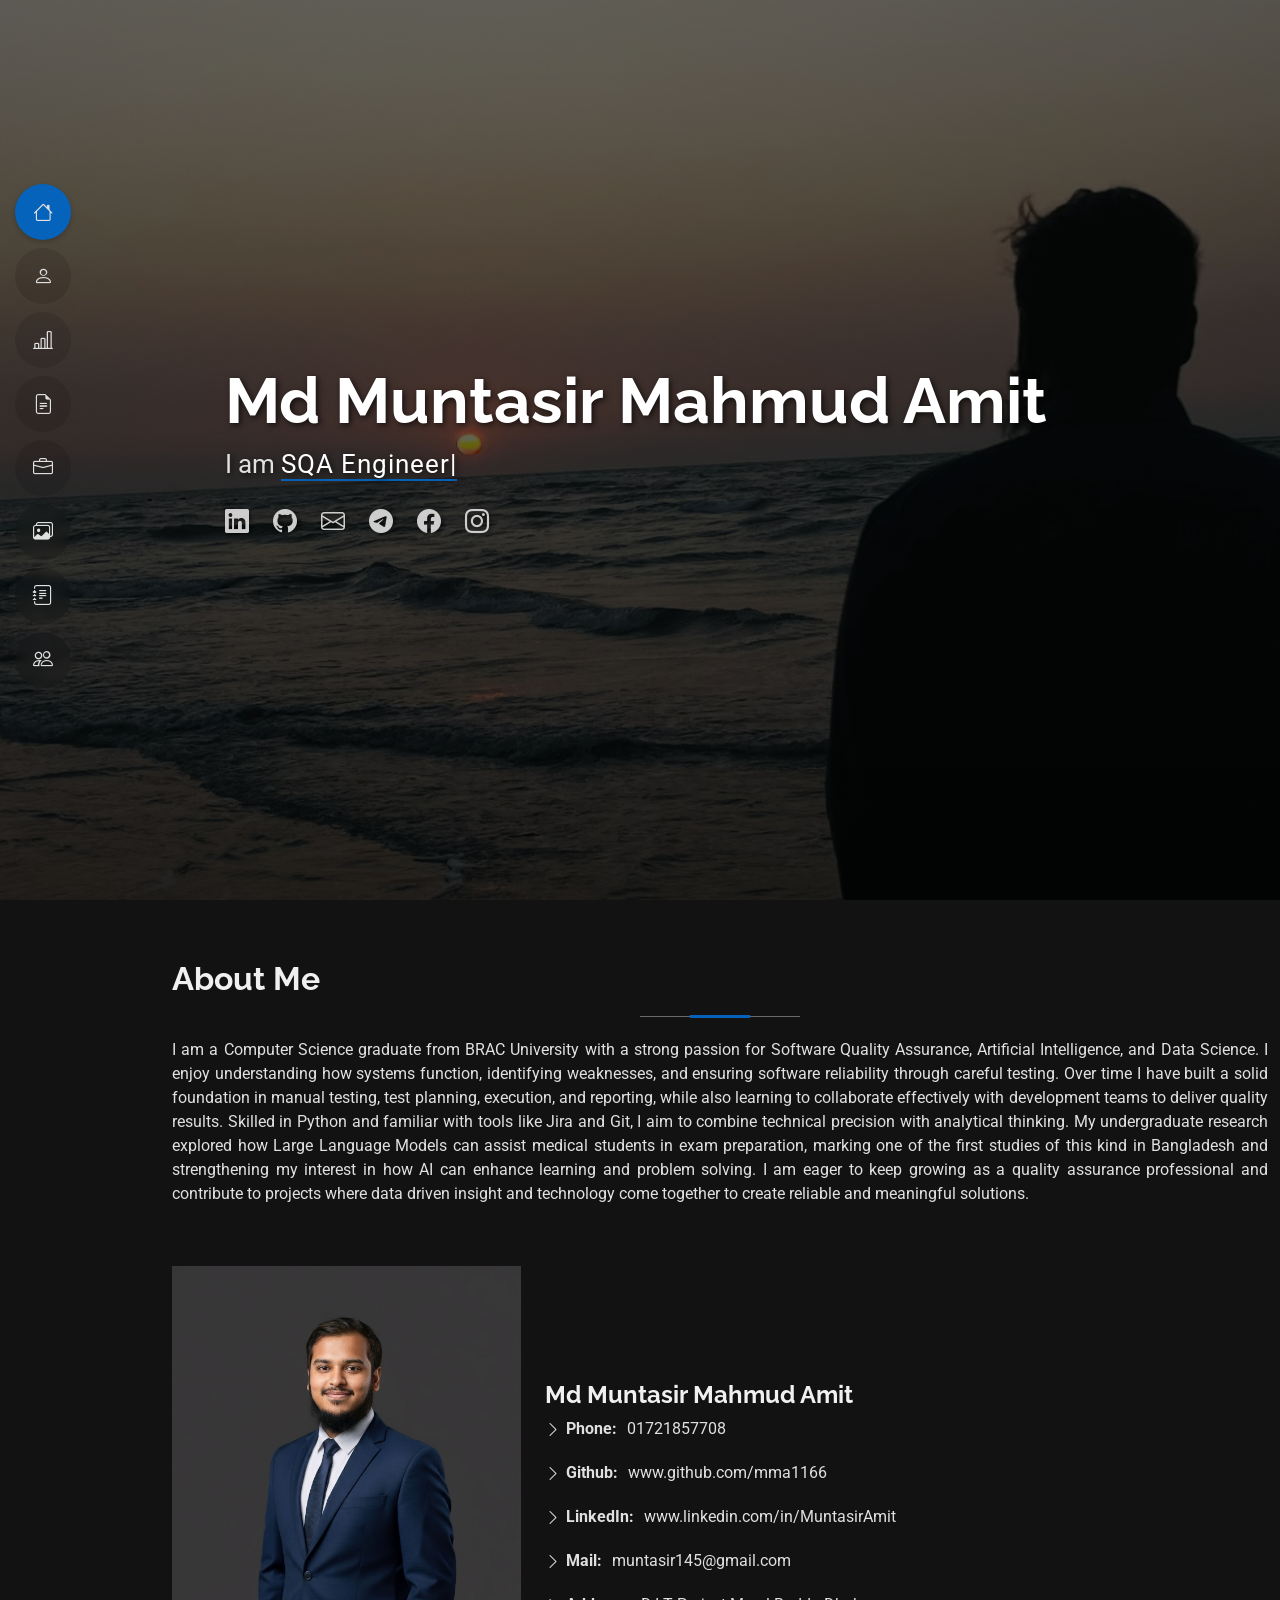
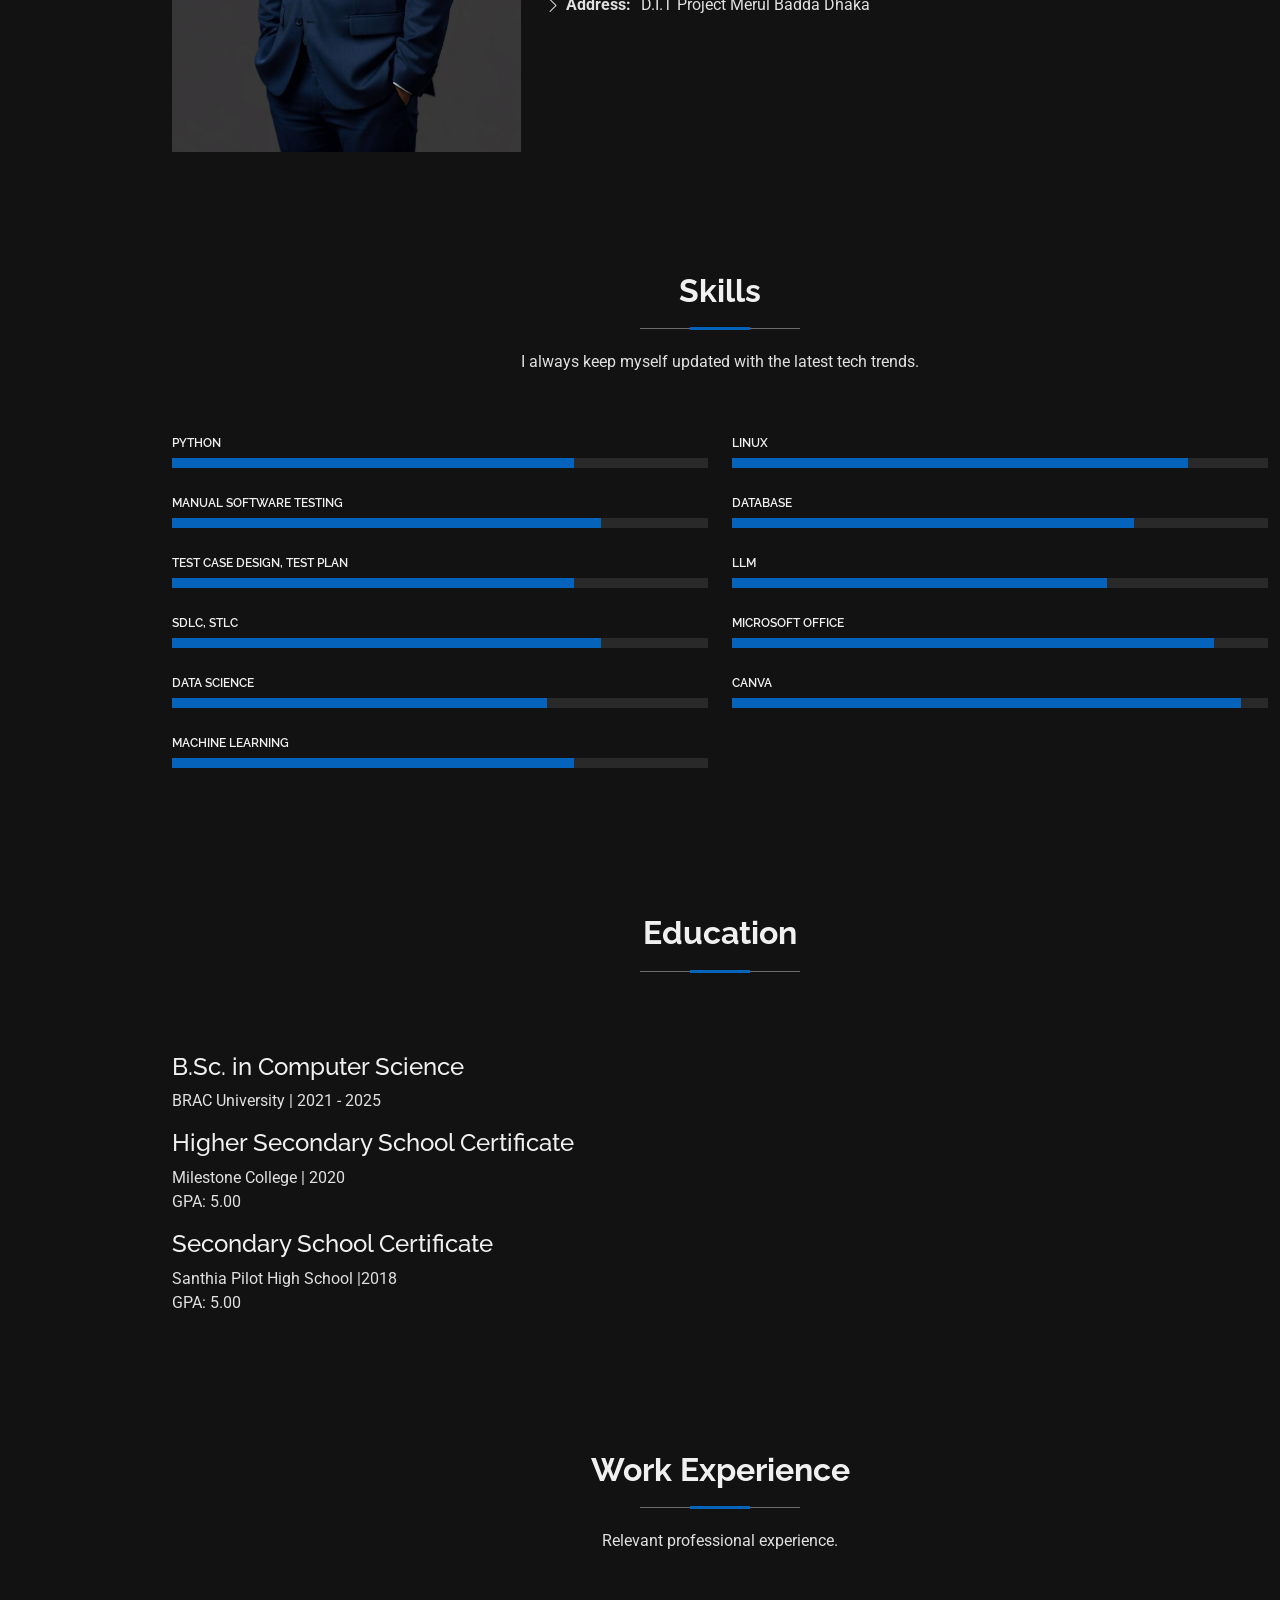
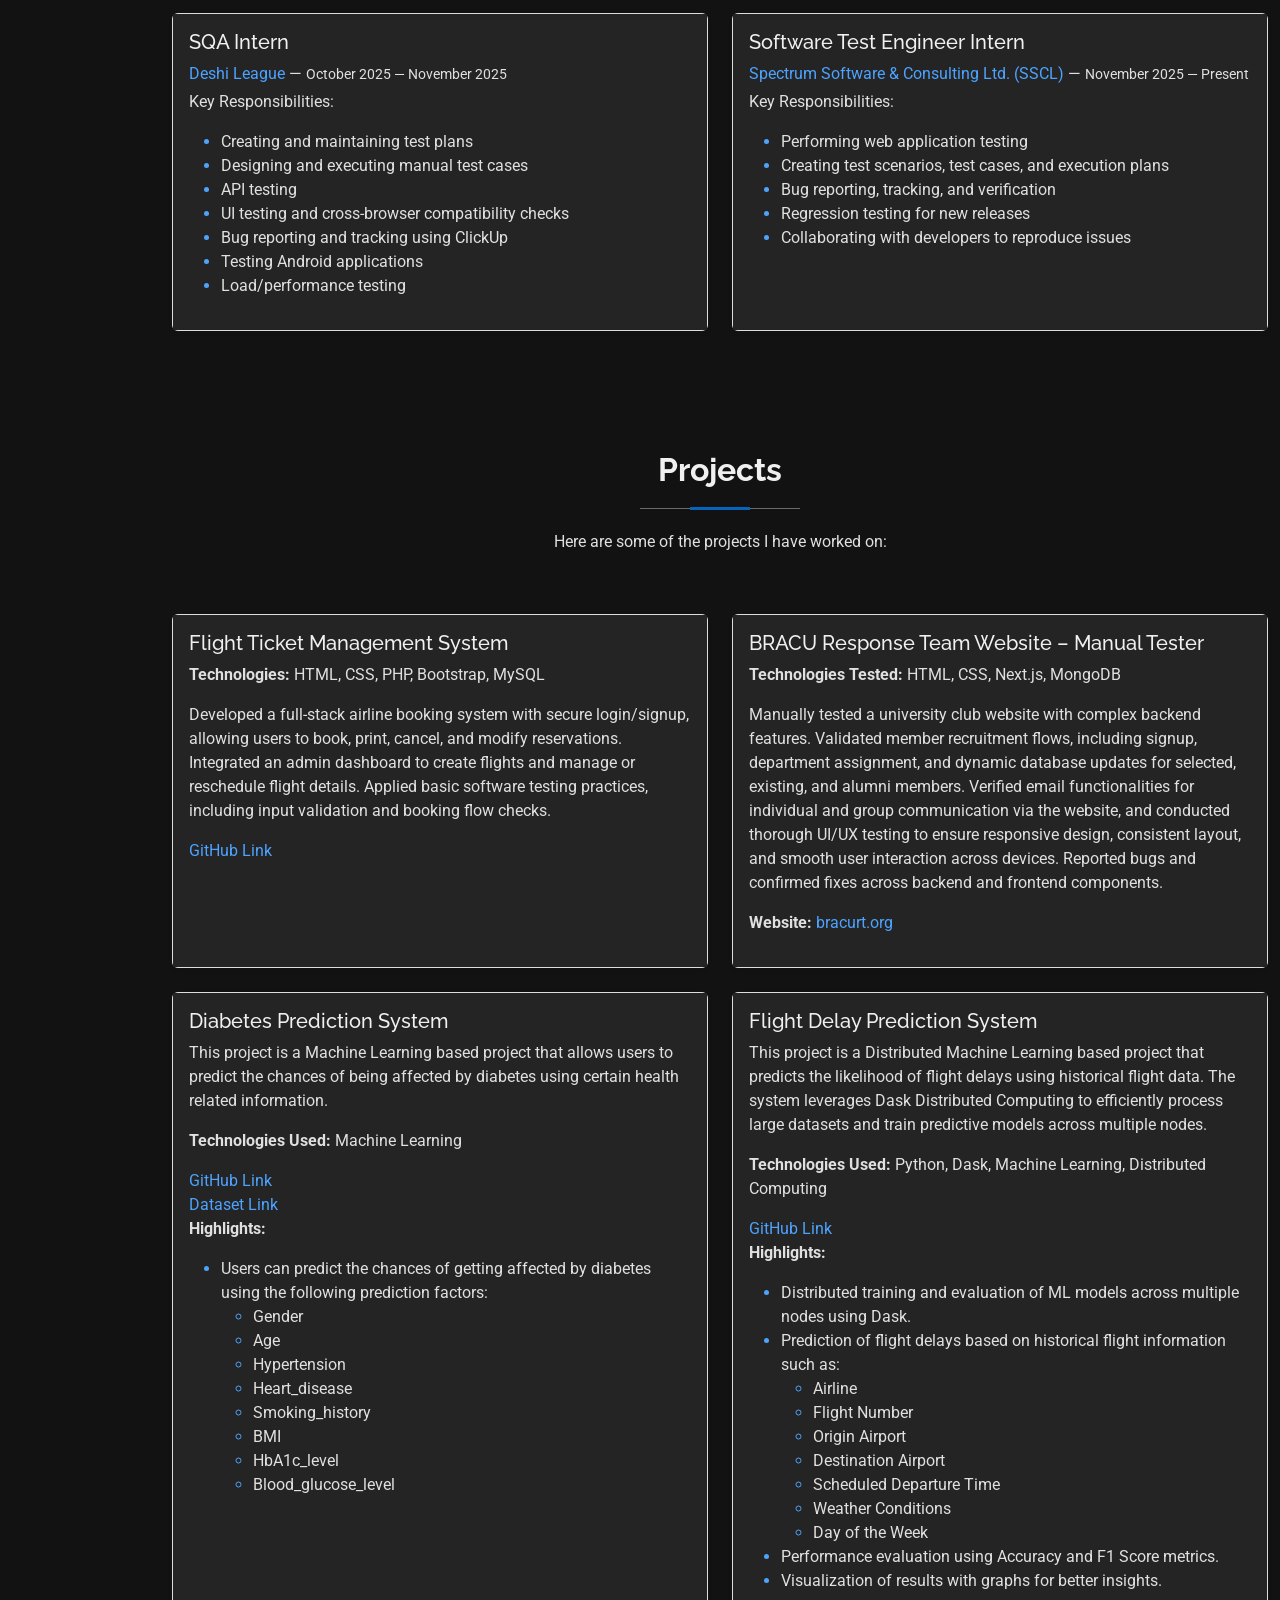
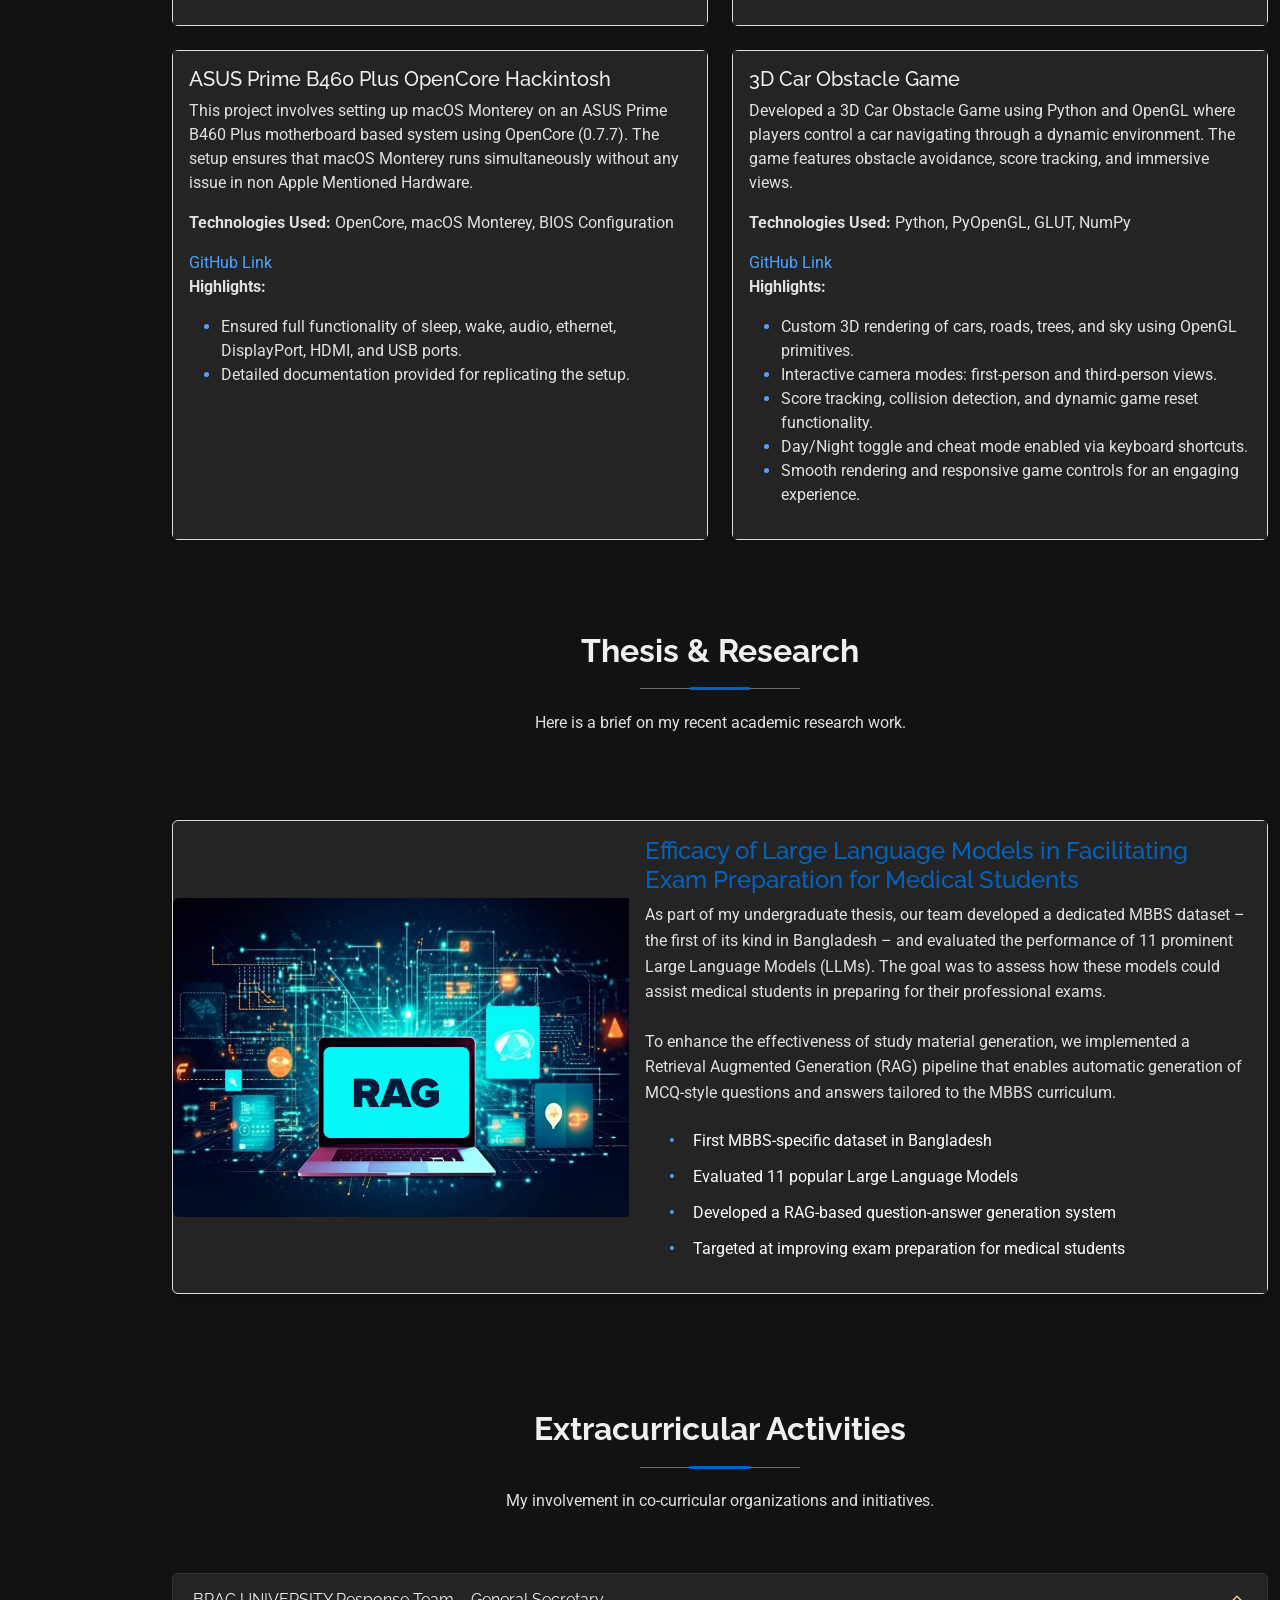
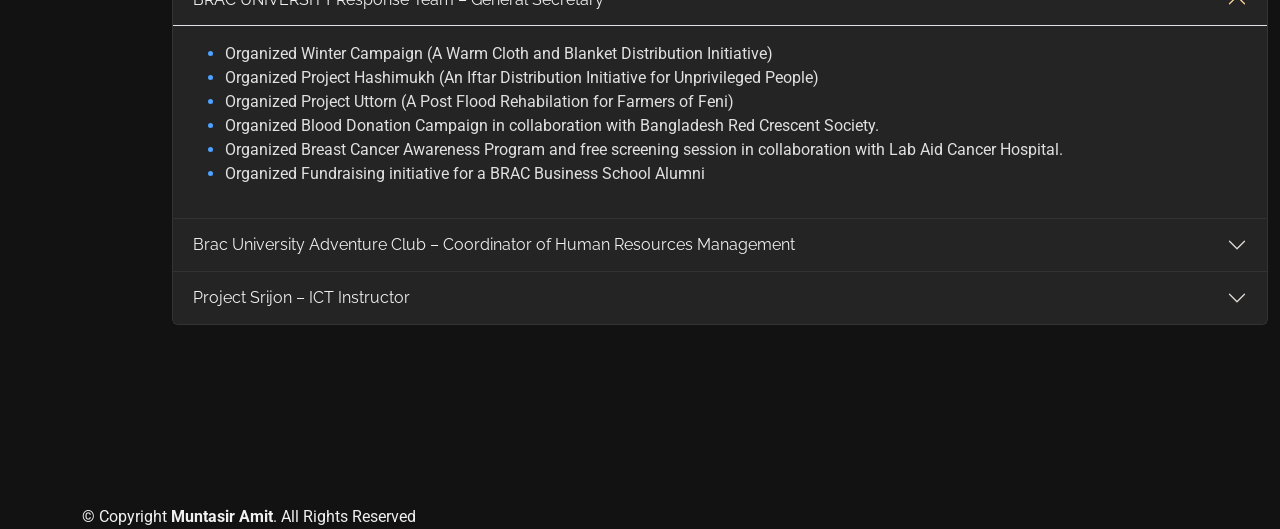
<file: index.html>
<!DOCTYPE html>
<html lang="en">

<head>
  <meta charset="utf-8">
  <meta content="width=device-width, initial-scale=1.0" name="viewport">
  <title>Muntasir's Portfolio</title>
  <meta content="" name="description">
  <meta content="" name="keywords">

  <!-- Favicons -->
  <!-- Favicons -->
  <link href="assets/img/favicon.svg" rel="icon" type="image/svg+xml">
  <!-- Apple/touch fallback -->
  <link href="assets/img/profile-img.jpg" rel="apple-touch-icon">

  <!-- Fonts -->
  <link href="https://fonts.googleapis.com" rel="preconnect">
  <link href="https://fonts.gstatic.com" rel="preconnect" crossorigin>
  <link href="https://fonts.googleapis.com/css2?family=Roboto:ital,wght@0,100;0,300;0,400;0,500;0,700;0,900;1,100;1,300;1,400;1,500;1,700;1,900&family=Poppins:ital,wght@0,100;0,200;0,300;0,400;0,500;0,600;0,700;0,800;0,900;1,100;1,200;1,300;1,400;1,500;1,600;1,700;1,800;1,900&family=Raleway:ital,wght@0,100;0,200;0,300;0,400;0,500;0,600;0,700;0,800;0,900;1,100;1,200;1,300;1,400;1,500;1,600;1,700;1,800;1,900&display=swap" rel="stylesheet">

  <!-- Vendor CSS Files -->
  <link href="assets/vendor/bootstrap/css/bootstrap.min.css" rel="stylesheet">
  <link href="assets/vendor/bootstrap-icons/bootstrap-icons.css" rel="stylesheet">
  <link href="assets/vendor/aos/aos.css" rel="stylesheet">
  <link href="assets/vendor/glightbox/css/glightbox.min.css" rel="stylesheet">
  <link href="assets/vendor/swiper/swiper-bundle.min.css" rel="stylesheet">

  <!-- Main CSS File -->
  <link href="assets/css/main.css" rel="stylesheet">
</head>

<body class="index-page">

  <header id="header" class="header d-flex flex-column justify-content-center">

    <i class="header-toggle d-xl-none bi bi-list"></i>

<nav id="navmenu" class="navmenu">
  <ul>
    <li><a href="#hero" class="active"><i class="bi bi-house navicon"></i><span>Home</span></a></li>
    <li><a href="#about"><i class="bi bi-person navicon"></i><span>About</span></a></li>
    <li><a href="#skills"><i class="bi bi-bar-chart-line navicon"></i><span>Skills</span></a></li>
    <li><a href="#resume"><i class="bi bi-file-earmark-text navicon"></i><span>Education</span></a></li>
    <li><a href="#work-experience"><i class="bi bi-briefcase navicon"></i><span>Work Experience</span></a></li>
    <li><a href="#projects"><i class="bi bi-images navicon"></i><span>Projects</span></a></li>
    <li><a href="#thesis"><i class="bi bi-journal-text navicon"></i><span>Thesis & Research</span></a></li>
    <li><a href="#extracurricular"><i class="bi bi-people navicon"></i><span>ECA</span></a></li>
  </ul>
</nav>
  </header>

  <main class="main">

    <!-- Hero Section -->
    <section id="hero" class="hero section light-background">

      <img src="assets/img/hero-bg.jpg" alt="">

      <div class="container" data-aos="zoom-out">
        <div class="row justify-content-center">
          <div class="col-lg-9">
            <h2>Md Muntasir Mahmud Amit</h2>
            <p>I am <span class="typed" data-typed-items="SQA Engineer,CS Graduate ,Data Science Enthusiast, Python Developer">Designer</span><span class="typed-cursor typed-cursor--blink" aria-hidden="true"></span></p>
            <div class="social-links">
              <a href="https://www.linkedin.com/in/muntasiramit/"><i class="bi bi-linkedin"></i></a>
              <a href="https://github.com/mma1166"><i class="bi bi-github"></i></a>
              <a href="mailto:muntasir145@gmail.com"><i class="bi bi-envelope"></i></a>
              <a href="https://t.me/mma1166"><i class="bi bi-telegram"></i></a>
              <a href="https://www.facebook.com/mma1166"><i class="bi bi-facebook"></i></a>
              <a href="https://www.instagram.com/muntasir_amit/"><i class="bi bi-instagram"></i></a>
            </div>
          </div>
        </div>
      </div>

    </section><!-- /Hero Section -->
<section id="about" class="about section">
 <!-- Section Title -->
<div class="container section-title" data-aos="fade-up" style="text-align: justify;">
  <h2>About Me</h2>
  <p>I am a Computer Science graduate from BRAC University with a strong passion for Software Quality Assurance, Artificial Intelligence, and Data Science. I enjoy understanding how systems function, identifying weaknesses, and ensuring software reliability through careful testing. Over time I have built a solid foundation in manual testing, test planning, execution, and reporting, while also learning to collaborate effectively with development teams to deliver quality results. Skilled in Python and familiar with tools like Jira and Git, I aim to combine technical precision with analytical thinking. My undergraduate research explored how Large Language Models can assist medical students in exam preparation, marking one of the first studies of this kind in Bangladesh and strengthening my interest in how AI can enhance learning and problem solving. I am eager to keep growing as a quality assurance professional and contribute to projects where data driven insight and technology come together to create reliable and meaningful solutions.</p>
</div><!-- End Section Title -->

<div class="container" data-aos="fade-up" data-aos-delay="100">
  <div class="row gy-4 justify-content-center align-items-center">
    <div class="col-lg-4 d-flex justify-content-center">
      <img src="assets/img/profile-img.jpg" class="img-fluid" alt="">
    </div>
    <div class="col-lg-8 content d-flex flex-column justify-content-center h-100">
      <h2>Md Muntasir Mahmud Amit</h2>
      <div class="row">
        <div class="col-lg-6">
          <ul>
            <li><i class="bi bi-chevron-right"></i> <strong>Phone:</strong> <span>01721857708</span></li>
            <li><i class="bi bi-chevron-right"></i> <strong>Github:</strong> <span>www.github.com/mma1166</span></li>
            <li><i class="bi bi-chevron-right"></i> <strong>LinkedIn:</strong> <span>www.linkedin.com/in/MuntasirAmit</span></li>
            <li><i class="bi bi-chevron-right"></i> <strong>Mail:</strong> <span>muntasir145@gmail.com</span></li>
            <li><i class="bi bi-chevron-right"></i> <strong>Address:</strong> <span>D.I.T Project Merul Badda Dhaka</span></li>
          </ul>
        </div>
      </div>
    </div>
  </div>
</div>

</div>

</section><!-- /About Section -->


    <!-- Skills Section -->
    <section id="skills" class="skills section">

      <!-- Section Title -->
      <div class="container section-title" data-aos="fade-up">
        <h2>Skills</h2>
        <p>I always keep myself updated with the latest tech trends.</p>
      </div><!-- End Section Title -->

      <div class="container" data-aos="fade-up" data-aos-delay="100">

        <div class="row skills-content skills-animation">

                    <div class="col-lg-6">

            <div class="progress">
              <span class="skill"><span>Python</span> <i class="val"></i></span>
              <div class="progress-bar-wrap">
                <div class="progress-bar" role="progressbar" aria-valuenow="75" aria-valuemin="0" aria-valuemax="100" style="width: 75%;"></div>
              </div>
            </div><!-- End Skills Item -->
            <div class="progress">
              <span class="skill"><span>Manual Software Testing</span> <i class="val"></i></span>
              <div class="progress-bar-wrap">
                <div class="progress-bar" role="progressbar" aria-valuenow="80" aria-valuemin="0" aria-valuemax="100" style="width: 80%;"></div>
              </div>
            </div><!-- End Skills Item -->

            <div class="progress">
              <span class="skill"><span>Test Case Design, Test Plan</span> <i class="val"></i></span>
              <div class="progress-bar-wrap">
                <div class="progress-bar" role="progressbar" aria-valuenow="75" aria-valuemin="0" aria-valuemax="100" style="width: 75%;"></div>
              </div>
            </div><!-- End Skills Item -->

            <div class="progress">
              <span class="skill"><span>SDLC, STLC</span> <i class="val"></i></span>
              <div class="progress-bar-wrap">
                <div class="progress-bar" role="progressbar" aria-valuenow="80" aria-valuemin="0" aria-valuemax="100" style="width: 80%;"></div>
              </div>
            </div><!-- End Skills Item -->

            <div class="progress">
              <span class="skill"><span>Data Science</span> <i class="val"></i></span>
              <div class="progress-bar-wrap">
                <div class="progress-bar" role="progressbar" aria-valuenow="70" aria-valuemin="0" aria-valuemax="100" style="width: 70%;"></div>
              </div>
            </div><!-- End Skills Item -->

            <div class="progress">
              <span class="skill"><span>Machine Learning</span> <i class="val"></i></span>
              <div class="progress-bar-wrap">
                <div class="progress-bar" role="progressbar" aria-valuenow="75" aria-valuemin="0" aria-valuemax="100" style="width: 75%;"></div>
              </div>
            </div><!-- End Skills Item -->

          </div>

          <div class="col-lg-6">

            <div class="progress">
              <span class="skill"><span>Linux</span> <i class="val"></i></span>
              <div class="progress-bar-wrap">
                <div class="progress-bar" role="progressbar" aria-valuenow="85" aria-valuemin="0" aria-valuemax="100" style="width: 85%;"></div>
              </div>
            </div><!-- End Skills Item -->

            <div class="progress">
              <span class="skill"><span>Database</span> <i class="val"></i></span>
              <div class="progress-bar-wrap">
                <div class="progress-bar" role="progressbar" aria-valuenow="75" aria-valuemin="0" aria-valuemax="100" style="width: 75%;"></div>
              </div>
            </div><!-- End Skills Item -->

            <div class="progress">
              <span class="skill"><span>LLM</span> <i class="val"></i></span>
              <div class="progress-bar-wrap">
                <div class="progress-bar" role="progressbar" aria-valuenow="70" aria-valuemin="0" aria-valuemax="100" style="width: 70%;"></div>
              </div>
            </div><!-- End Skills Item -->

            <div class="progress">
              <span class="skill"><span>Microsoft Office</span> <i class="val"></i></span>
              <div class="progress-bar-wrap">
                <div class="progress-bar" role="progressbar" aria-valuenow="90" aria-valuemin="0" aria-valuemax="100" style="width: 90%;"></div>
              </div>
            </div><!-- End Skills Item -->

            <div class="progress">
              <span class="skill"><span>Canva</span> <i class="val"></i></span>
              <div class="progress-bar-wrap">
                <div class="progress-bar" role="progressbar" aria-valuenow="95" aria-valuemin="0" aria-valuemax="100" style="width: 95%;"></div>
              </div>
            </div><!-- End Skills Item -->

          </div>

        </div>

      </div>

    </section><!-- /Skills Section -->

    <!-- Resume Section -->
    <section id="resume" class="resume section">

      <!-- Section Title -->
      <div class="container section-title" data-aos="fade-up">
        <h2>Education</h2>
      </div><!-- End Section Title -->

      <div class="container"><div class='education'><h4>B.Sc. in Computer Science</h4><p>BRAC University | 2021 - 2025<br></p></div><div class='education'><h4>Higher Secondary School Certificate</h4><p>Milestone College | 2020<br>GPA: 5.00</p></div><div class='education'><h4>Secondary School Certificate</h4><p>Santhia Pilot High School |2018<br>GPA: 5.00</p></div></div>

    </section><!-- /Resume Section -->

    <!-- Work Experience Section -->
    <section id="work-experience" class="work-experience section">

      <!-- Section Title -->
<div class="container section-title" data-aos="fade-up">
  <h2>Work Experience</h2>
  <p>Relevant professional experience.</p>
</div><!-- End Section Title -->

<div class="container" data-aos="fade-up" data-aos-delay="100">
  <div class="row row-cols-1 row-cols-md-2 g-4">

    <!-- Deshi League Experience -->
    <div class="col">
      <div class="card h-100 shadow-sm">
        <div class="card-body">
          <h5 class="card-title">SQA Intern</h5>
          <p class="text-muted mb-1">
            <a href="https://deshileague.com/" target="_blank" rel="noopener">
              Deshi League
            </a> — 
            <small>October 2025 — November 2025</small>
          </p>

          <p>Key Responsibilities:</p>
          <ul>
            <li>Creating and maintaining test plans</li>
            <li>Designing and executing manual test cases</li>
            <li>API testing</li>
            <li>UI testing and cross-browser compatibility checks</li>
            <li>Bug reporting and tracking using ClickUp</li>
            <li>Testing Android applications</li>
            <li>Load/performance testing</li>
          </ul>
        </div>
      </div>
    </div>

    <!-- SSCL Experience -->
    <div class="col">
      <div class="card h-100 shadow-sm">
        <div class="card-body">
          <h5 class="card-title">Software Test Engineer Intern</h5>
          <p class="text-muted mb-1">
            <a href="https://sscl.tech/" target="_blank" rel="noopener">
              Spectrum Software & Consulting Ltd. (SSCL)
            </a> — 
            <small>November 2025 — Present</small>
          </p>

          <p>Key Responsibilities:</p>
          <ul>
            <li>Performing web application testing</li>
            <li>Creating test scenarios, test cases, and execution plans</li>
            <li>Bug reporting, tracking, and verification</li>
            <li>Regression testing for new releases</li>
            <li>Collaborating with developers to reproduce issues</li>
          </ul>
        </div>
      </div>
    </div>

  </div>
</div>


    <!-- projects Section -->
<section id="projects" class="projects section">

  <!-- Section Title -->
<section id="projects" class="projects section">
  <!-- Section Title -->
  <div class="container section-title" data-aos="fade-up">
    <h2>Projects</h2>
    <p>Here are some of the projects I have worked on:</p>
  </div><!-- End Section Title -->

  <div class="container">
  <div class="row row-cols-1 row-cols-md-2 g-4">

    <div class="col">
      <div class="card h-100 shadow-sm">
        <div class="card-body">
          <h5 class="card-title">Flight Ticket Management System</h5>
          <p><strong>Technologies:</strong> HTML, CSS, PHP, Bootstrap, MySQL</p>
          <p>Developed a full-stack airline booking system with secure login/signup, allowing users to book, print, cancel, and modify reservations. Integrated an admin dashboard to create flights and manage or reschedule flight details. Applied basic software testing practices, including input validation and booking flow checks.</p>
          <a href="https://github.com/mma1166/Flight-Management-Project" target="_blank">GitHub Link</a>
        </div>
      </div>
    </div>

    <div class="col">
      <div class="card h-100 shadow-sm">
        <div class="card-body">
          <h5 class="card-title">BRACU Response Team Website – Manual Tester</h5>
          <p><strong>Technologies Tested:</strong> HTML, CSS, Next.js, MongoDB</p>
          <p>Manually tested a university club website with complex backend features. Validated member recruitment flows, including signup, department assignment, and dynamic database updates for selected, existing, and alumni members. Verified email functionalities for individual and group communication via the website, and conducted thorough UI/UX testing to ensure responsive design, consistent layout, and smooth user interaction across devices. Reported bugs and confirmed fixes across backend and frontend components.</p>
          <p><strong>Website:</strong> <a href="https://bracurt.org/" target="_blank">bracurt.org</a></p>
        </div>
      </div>
    </div>

    <div class="col">
      <div class="card h-100 shadow-sm">
        <div class="card-body">
          <h5 class="card-title">Diabetes Prediction System</h5>
          <p>This project is a Machine Learning based project that allows users to predict the chances of being affected by diabetes using certain health related information.</p>
          <p><strong>Technologies Used:</strong> Machine Learning</p>
          <a href="https://github.com/mma1166/Diabetes-Prediction-System-Using-Machine-Learning" target="_blank">GitHub Link</a><br>
          <a href="https://www.kaggle.com/datasets/iammustafatz/diabetes-prediction-dataset?select=diabetes_prediction_dataset.csv">Dataset Link</a>
          <p><strong>Highlights:</strong></p>
          <ul>
            <li>Users can predict the chances of getting affected by diabetes using the following prediction factors:
              <ul>
                <li>Gender</li>
                <li>Age</li>
                <li>Hypertension</li>
                <li>Heart_disease</li>
                <li>Smoking_history</li>
                <li>BMI</li>
                <li>HbA1c_level</li>
                <li>Blood_glucose_level</li>
              </ul>
            </li>
          </ul>
        </div>
      </div>
    </div>

    <div class="col">
      <div class="card h-100 shadow-sm">
        <div class="card-body">
          <h5 class="card-title">Flight Delay Prediction System</h5>
          <p>This project is a Distributed Machine Learning based project that predicts the likelihood of flight delays using historical flight data. The system leverages Dask Distributed Computing to efficiently process large datasets and train predictive models across multiple nodes.</p>
          <p><strong>Technologies Used:</strong> Python, Dask, Machine Learning, Distributed Computing</p>
          <a href="https://github.com/mma1166/Flight-Delay-Prediction-System-Using-Dask-Distributed-Computing-" target="_blank">GitHub Link</a><br>
          <p><strong>Highlights:</strong></p>
          <ul>
            <li>Distributed training and evaluation of ML models across multiple nodes using Dask.</li>
            <li>Prediction of flight delays based on historical flight information such as:
              <ul>
                <li>Airline</li>
                <li>Flight Number</li>
                <li>Origin Airport</li>
                <li>Destination Airport</li>
                <li>Scheduled Departure Time</li>
                <li>Weather Conditions</li>
                <li>Day of the Week</li>
              </ul>
            </li>
            <li>Performance evaluation using Accuracy and F1 Score metrics.</li>
            <li>Visualization of results with graphs for better insights.</li>
          </ul>
        </div>
      </div>
    </div>

    <div class="col">
      <div class="card h-100 shadow-sm">
        <div class="card-body">
          <h5 class="card-title">ASUS Prime B460 Plus OpenCore Hackintosh</h5>
          <p>This project involves setting up macOS Monterey on an ASUS Prime B460 Plus motherboard based system using OpenCore (0.7.7). The setup ensures that macOS Monterey runs simultaneously without any issue in non Apple Mentioned Hardware.</p>
          <p><strong>Technologies Used:</strong> OpenCore, macOS Monterey, BIOS Configuration</p>
          <a href="https://github.com/mma1166/ASUS-Prime-B460-Plus-OpenCore-Hackintosh" target="_blank">GitHub Link</a>
          <p><strong>Highlights:</strong></p>
          <ul>
            <li>Ensured full functionality of sleep, wake, audio, ethernet, DisplayPort, HDMI, and USB ports.</li>
            <li>Detailed documentation provided for replicating the setup.</li>
          </ul>
        </div>
      </div>
    </div>

    <div class="col">
      <div class="card h-100 shadow-sm">
        <div class="card-body">
          <h5 class="card-title">3D Car Obstacle Game</h5>
          <p>Developed a 3D Car Obstacle Game using Python and OpenGL where players control a car navigating through a dynamic environment. The game features obstacle avoidance, score tracking, and immersive views.</p>
          <p><strong>Technologies Used:</strong> Python, PyOpenGL, GLUT, NumPy</p>
          <a href="https://github.com/mma1166/3D-Car-Obstacle-Game" target="_blank">GitHub Link</a>
          <p><strong>Highlights:</strong></p>
          <ul>
            <li>Custom 3D rendering of cars, roads, trees, and sky using OpenGL primitives.</li>
            <li>Interactive camera modes: first-person and third-person views.</li>
            <li>Score tracking, collision detection, and dynamic game reset functionality.</li>
            <li>Day/Night toggle and cheat mode enabled via keyboard shortcuts.</li>
            <li>Smooth rendering and responsive game controls for an engaging experience.</li>
          </ul>
        </div>
      </div>
    </div>

  </div>
</div>

</section><!-- /projects Section -->
<section id="thesis" class="research section">
  <div class="container section-title" data-aos="fade-up">
    <h2>Thesis & Research</h2>
    <p>Here is a brief on my recent academic research work.</p>
  </div>

  <div class="container">
    <div class="card mb-4">
      <div class="row g-0 align-items-center">
        <div class="col-md-5">
          <img src="assets\img\Retrieval-Augmented-Generation.jpg" class="img-fluid rounded-start" alt="Thesis Image">
        </div>
        <div class="col-md-7">
          <div class="card-body">
            <h4 class="card-title"><a href="https://dspace.bracu.ac.bd/xmlui/handle/10361/26705" target="_blank">Efficacy of Large Language Models in Facilitating Exam Preparation for Medical Students</a></h4>
            <p class="card-text">As part of my undergraduate thesis, our team developed a dedicated MBBS dataset – the first of its kind in Bangladesh – and evaluated the performance of 11 prominent Large Language Models (LLMs). The goal was to assess how these models could assist medical students in preparing for their professional exams.</p>
            <p class="card-text">To enhance the effectiveness of study material generation, we implemented a Retrieval Augmented Generation (RAG) pipeline that enables automatic generation of MCQ-style questions and answers tailored to the MBBS curriculum.</p>
            <ul>
              <li>First MBBS-specific dataset in Bangladesh</li>
              <li>Evaluated 11 popular Large Language Models</li>
              <li>Developed a RAG-based question-answer generation system</li>
              <li>Targeted at improving exam preparation for medical students</li>
            </ul>
          </div>
        </div>
      </div>
    </div>
  </div>
</section><!-- /thesis Section -->

<section id="extracurricular" class="extracurricular section">
  <div class="container section-title" data-aos="fade-up">
    <h2>Extracurricular Activities</h2>
    <p>My involvement in co-curricular organizations and initiatives.</p>
  </div>

  <div class="container">
    <div class="accordion" id="activitiesAccordion" data-aos="fade-up" data-aos-delay="100">

      <div class="accordion-item">
        <h2 class="accordion-header" id="headingOne">
          <button class="accordion-button" type="button" data-bs-toggle="collapse" data-bs-target="#collapseOne" aria-expanded="true" aria-controls="collapseOne">
            BRAC UNIVERSITY Response Team – General Secretary
          </button>
        </h2>
        <div id="collapseOne" class="accordion-collapse collapse show" aria-labelledby="headingOne" data-bs-parent="#activitiesAccordion">
          <div class="accordion-body">
            <ul>
              <li>Organized Winter Campaign (A Warm Cloth and Blanket Distribution Initiative)</li>
              <li>Organized Project Hashimukh (An Iftar Distribution Initiative for Unprivileged People)</li>
              <li>Organized Project Uttorn (A Post Flood Rehabilation for Farmers of Feni)</li>
              <li>Organized Blood Donation Campaign in collaboration with Bangladesh Red Crescent Society.</li>
              <li>Organized Breast Cancer Awareness Program and free screening session in collaboration with Lab Aid Cancer Hospital.</li>
              <li>Organized Fundraising initiative for a BRAC Business School Alumni</li>
            </ul>
          </div>
        </div>
      </div>

      <div class="accordion-item">
        <h2 class="accordion-header" id="headingTwo">
          <button class="accordion-button collapsed" type="button" data-bs-toggle="collapse" data-bs-target="#collapseTwo" aria-expanded="false" aria-controls="collapseTwo">
            Brac University Adventure Club – Coordinator of Human Resources Management
          </button>
        </h2>
        <div id="collapseTwo" class="accordion-collapse collapse" aria-labelledby="headingTwo" data-bs-parent="#activitiesAccordion">
          <div class="accordion-body">
            <ul>
              <li>Maintained Database of Members</li>
              <li>Communicated with Present Members and Alumni</li>
              <li>Handled Administrative Responsibilities</li>
            </ul>
          </div>
        </div>
      </div>

      <div class="accordion-item">
        <h2 class="accordion-header" id="headingThree">
          <button class="accordion-button collapsed" type="button" data-bs-toggle="collapse" data-bs-target="#collapseThree" aria-expanded="false" aria-controls="collapseThree">
            Project Srijon – ICT Instructor
          </button>
        </h2>
        <div id="collapseThree" class="accordion-collapse collapse" aria-labelledby="headingThree" data-bs-parent="#activitiesAccordion">
          <div class="accordion-body">
            <p>ICT instructor</p>
          </div>
        </div>
      </div>

    </div>
  </div>
</section><!-- /extracurricular Section -->

  </main>

  
      <div class="container">
        <div class="copyright">
          &copy; Copyright <strong><span>Muntasir Amit</span></strong>. All Rights Reserved
        </div>
      </div>
  </footer>

  <!-- Scroll Top -->
  <a href="#" id="scroll-top" class="scroll-top d-flex align-items-center justify-content-center"><i class="bi bi-arrow-up-short"></i></a>

  <!-- Preloader -->
  <div id="preloader"></div>

  <!-- Vendor JS Files -->
  <script src="assets/vendor/bootstrap/js/bootstrap.bundle.min.js"></script>
  <script src="assets/vendor/php-email-form/validate.js"></script>
  <script src="assets/vendor/aos/aos.js"></script>
  <script src="assets/vendor/typed.js/typed.umd.js"></script>
  <script src="assets/vendor/purecounter/purecounter_vanilla.js"></script>
  <script src="assets/vendor/waypoints/noframework.waypoints.js"></script>
  <script src="assets/vendor/glightbox/js/glightbox.min.js"></script>
  <script src="assets/vendor/imagesloaded/imagesloaded.pkgd.min.js"></script>
  <script src="assets/vendor/isotope-layout/isotope.pkgd.min.js"></script>
  <script src="assets/vendor/swiper/swiper-bundle.min.js"></script>

  <!-- Main JS File -->
  <script src="assets/js/main.js"></script>

</body>

</html>
</file>
<file: assets/css/main.css>
/**
* Template Name: MyResume
* Template URL: https://bootstrapmade.com/free-html-bootstrap-template-my-resume/
* Updated: Jun 29 2024 with Bootstrap v5.3.3
* Author: BootstrapMade.com
* License: https://bootstrapmade.com/license/
*/

/*--------------------------------------------------------------
# Font & Color Variables
# Help: https://bootstrapmade.com/color-system/
--------------------------------------------------------------*/
/* Fonts */
:root {
  --default-font: "Roboto",  system-ui, -apple-system, "Segoe UI", Roboto, "Helvetica Neue", Arial, "Noto Sans", "Liberation Sans", sans-serif, "Apple Color Emoji", "Segoe UI Emoji", "Segoe UI Symbol", "Noto Color Emoji";
  --heading-font: "Raleway",  sans-serif;
  --nav-font: "Poppins",  sans-serif;
}

/* Global Colors - Light theme default */
:root { 
  --background-color: #ffffff;
  --section-bg-color: #f7f8f9;
  --default-color: #272829;
  --heading-color: #45505b;
  --accent-color: #0563bb;
  --surface-color: #ffffff;
  --contrast-color: #ffffff;
  --border-color: #ddd;
  --nav-color: #45505b;
  --nav-hover-color: #0563bb;
  --nav-mobile-background-color: #ffffff;
  --nav-dropdown-background-color: #ffffff;
  --nav-dropdown-color: #212529;
  --nav-dropdown-hover-color: #0563bb;
}

/* Color Presets - These classes override global colors when applied to any section or element, providing reuse of the sam color scheme. */

.light-background {
  --background-color: #f9f9f9;
  --surface-color: #ffffff;
}

/* Dark theme colors */
.dark-theme {
  --background-color: #121212;
  --section-bg-color: #1a1a1a;
  --card-bg-color: #242424;
  --default-color: #f0f0f0;
  --heading-color: #f0f0f0;
  --accordion-bg-color: #242424;
  --accordion-text-color: #f0f0f0;
  --accordion-button-bg: #242424;
  --accordion-button-color: #f0f0f0;
  --accordion-border-color: #333;
}

/* Dark theme specific styles */
.dark-theme .accordion-item {
  background-color: var(--accordion-bg-color);
  border-color: var(--accordion-border-color);
}

.dark-theme .accordion-button {
  background-color: var(--accordion-button-bg);
  color: var(--accordion-button-color);
}

.dark-theme .accordion-button:not(.collapsed) {
  background-color: var(--accordion-button-bg);
  color: var(--accordion-text-color);
}

.dark-theme .accordion-body {
  background-color: var(--accordion-bg-color);
  color: var(--accordion-text-color);
}

.dark-theme .accordion-button::after {
  filter: invert(1);
}
  --heading-color: #ffffff;
  --accent-color: #4da3ff;
  --surface-color: #1a1a1a;
  --contrast-color: #ffffff;
  --border-color: #333333;
  --nav-color: #f0f0f0;
  --nav-hover-color: #4da3ff;
  --nav-mobile-background-color: #242424;
  --nav-dropdown-background-color: #242424;
  --nav-dropdown-color: #f0f0f0;
  --nav-dropdown-hover-color: #4da3ff;
}

/* Section backgrounds in dark mode */
.dark-theme section {
  background-color: var(--background-color);
}

.dark-theme .section-bg {
  background-color: var(--section-bg-color);
}

/* Research section specific styles */
.dark-theme .research {
  background-color: var(--background-color);
  color: var(--default-color);
  padding: 2rem 0;
}

.dark-theme .research .card {
  background-color: var(--card-bg-color);
  border: 1px solid var(--border-color);
  box-shadow: 0 4px 6px rgba(0, 0, 0, 0.2);
}

.dark-theme .research .card-body {
  color: var(--default-color);
  background-color: var(--card-bg-color);
}

.dark-theme .research .card-title a {
  color: var(--accent-color);
  text-decoration: none;
}

.dark-theme .research .card-title a:hover {
  text-decoration: underline;
}

.dark-theme .research .card-text {
  color: var(--default-color);
}

.dark-theme .research ul li {
  color: var(--default-color);
  margin-bottom: 0.5rem;
}

/* General card styles */
.dark-theme .card {
  background-color: var(--card-bg-color);
  border: 1px solid var(--border-color);
  box-shadow: 0 4px 6px rgba(0, 0, 0, 0.2);
}

.dark-theme .card-body {
  background-color: var(--card-bg-color);
}

.dark-theme .card-title {
  color: var(--heading-color);
}

/* List text visibility in dark mode */
.dark-theme ul,
.dark-theme ol,
.dark-theme li,
.dark-theme .card ul,
.dark-theme .card ol,
.dark-theme .card li {
  color: #e0e0e0;
}

.dark-theme ul.list-unstyled li,
.dark-theme .card ul.list-unstyled li {
  color: #e0e0e0;
}

/* Ensure list items with icons are visible */
.dark-theme .bi::before {
  color: #e0e0e0;
}

/* Make bullets and numbers visible */
.dark-theme ul li::marker,
.dark-theme ol li::marker {
  color: #4da3ff;
}

/* Research section dark mode improvements */
.dark-theme .research {;
  color: #ffffff;
  padding: 2rem 0;
}

.dark-theme .research h3,
.dark-theme .research .h3 {
  color: #4da3ff;
  margin-bottom: 1.5rem;
}

.dark-theme .research p {
  color: #ffffff;
  line-height: 1.6;
  margin-bottom: 1.5rem;
}

.dark-theme .research ul {
  padding-left: 1.5rem;
  margin-top: 1rem;
  list-style: none;
}

.dark-theme .research ul li {
  color: #ffffff;
  margin-bottom: 0.75rem;
  position: relative;
  padding-left: 1.5rem;
}

.dark-theme .research ul li::before {
  content: "•";
  color: #4da3ff;
  font-weight: bold;
  position: absolute;
  left: 0;
}

/* Improve link visibility in research section */
.dark-theme .research a {
  color: #4da3ff;
  text-decoration: none;
  font-weight: 500;
  transition: all 0.3s ease;
}

.dark-theme .research a:hover {
  color: #66b1ff;
  text-decoration: underline;
}

/* Ensure section background extends full width */
.dark-theme section.research-section {
  background-color: #000000;
  margin: 0;
  width: 100%;
}

.dark-theme .section-bg {
  background-color: #1e1e1e;
}

/* Ensure links are visible in dark mode */
.dark-theme .card a {
  color: #4da3ff;
}

.dark-theme .card a:hover {
  color: #66b1ff;
}

/* Improve text contrast in dark mode */
.dark-theme p,
.dark-theme .text-body-secondary {
  color: #e0e0e0 !important;
}

/* Project card hover effect */
.dark-theme .card:hover {
  transform: translateY(-5px);
  box-shadow: 0 8px 15px rgba(0, 0, 0, 0.3) !important;
  border-color: #4da3ff;
  transition: all 0.3s ease;
}

/* Smooth scroll */
:root {
  scroll-behavior: smooth;
}

/*--------------------------------------------------------------
# General Styling & Shared Classes
--------------------------------------------------------------*/
body {
  color: var(--default-color);
  background-color: var(--background-color);
  font-family: var(--default-font);
}

/* Smooth theme transition for color changes */
body,
.section,
.card,
.navmenu a,
.header,
.footer {
  transition: background-color 0.35s ease, color 0.35s ease, border-color 0.35s ease;
}

a {
  color: var(--accent-color);
  text-decoration: none;
  transition: 0.3s;
}

a:hover {
  color: color-mix(in srgb, var(--accent-color), transparent 25%);
  text-decoration: none;
}

h1,
h2,
h3,
h4,
h5,
h6 {
  color: var(--heading-color);
  font-family: var(--heading-font);
}

/* PHP Email Form Messages
------------------------------*/
.php-email-form .error-message {
  display: none;
  background: #df1529;
  color: #ffffff;
  text-align: left;
  padding: 15px;
  margin-bottom: 24px;
  font-weight: 600;
}

.php-email-form .sent-message {
  display: none;
  color: #ffffff;
  background: #059652;
  text-align: center;
  padding: 15px;
  margin-bottom: 24px;
  font-weight: 600;
}

.php-email-form .loading {
  display: none;
  background: var(--surface-color);
  text-align: center;
  padding: 15px;
  margin-bottom: 24px;
}

.php-email-form .loading:before {
  content: "";
  display: inline-block;
  border-radius: 50%;
  width: 24px;
  height: 24px;
  margin: 0 10px -6px 0;
  border: 3px solid var(--accent-color);
  border-top-color: var(--surface-color);
  animation: php-email-form-loading 1s linear infinite;
}

@keyframes php-email-form-loading {
  0% {
    transform: rotate(0deg);
  }

  100% {
    transform: rotate(360deg);
  }
}

/*--------------------------------------------------------------
# Global Header
--------------------------------------------------------------*/
.header {
  color: var(--default-color);
  position: fixed;
  top: 0;
  left: 0;
  bottom: 0;
  padding: 0 15px;
  transition: all ease-in-out 0.3s;
  overflow-y: auto;
  z-index: 997;
  min-width: 200px;
}

@media (max-width: 1199px) {
  .header {
    background-color: var(--background-color);
    border-right: 1px solid color-mix(in srgb, var(--default-color), transparent 90%);
    width: 300px;
    left: -100%;
  }
}

@media (min-width: 1200px) and (max-width: 1600px) {
  .header~main {
    margin-left: 160px;
  }

  .header~main .hero {
    margin-left: -160px;
    width: 100vw;
  }
}

.header.header-show {
  left: 0;
}

.header .header-toggle {
  color: var(--contrast-color);
  background-color: var(--accent-color);
  font-size: 22px;
  display: flex;
  align-items: center;
  justify-content: center;
  width: 40px;
  height: 40px;
  border-radius: 50%;
  cursor: pointer;
  position: fixed;
  top: 15px;
  right: 15px;
  z-index: 9999;
  transition: background-color 0.3s;
}

.header .header-toggle:hover {
  color: var(--contrast-color);
  background-color: color-mix(in srgb, var(--accent-color) 90%, white 15%);
}

/*--------------------------------------------------------------
# Navigation Menu
--------------------------------------------------------------*/
.navmenu {
  padding: 0;
  z-index: 9997;
}

.navmenu ul {
  list-style: none;
  padding: 0 0 20px 0;
  margin: 0;
  width: 140px;
}

.navmenu a,
.navmenu a:focus {
  color: var(--nav-color);
  font-family: var(--nav-font);
  display: flex;
  align-items: center;
  padding: 10px 18px;
  margin-bottom: 8px;
  font-size: 15px;
  border-radius: 50px;
  background: rgba(0, 0, 0, 0.1);
  height: 56px;
  width: 100%;
  overflow: hidden;
  transition: 0.3s;
  backdrop-filter: blur(5px);
}

.navmenu a i,
.navmenu a:focus i {
  font-size: 20px;
  color: var(--accent-color);
}

.navmenu a span,
.navmenu a:focus span {
  padding: 0 5px 0 7px;
  font-weight: 500;
}

@media (min-width: 992px) {

  .navmenu a,
  .navmenu a:focus {
    max-width: 56px;
  }

  .navmenu a span,
  .navmenu a:focus span {
    display: none;
  }
}

.navmenu a:hover,
.navmenu .active,
.navmenu .active:focus,
.navmenu li:hover>a {
  color: var(--contrast-color);
  background: var(--accent-color);
  box-shadow: 0 2px 5px rgba(0, 0, 0, 0.2);
}

.navmenu a:hover,
.navmenu li:hover>a {
  max-width: 100%;
  color: var(--contrast-color);
}

.navmenu a:hover span,
.navmenu li:hover>a span {
  display: block;
}

/*--------------------------------------------------------------
# Global Footer
--------------------------------------------------------------*/
.footer {
  color: var(--default-color);
  background-color: var(--background-color);
  font-size: 14px;
  text-align: center;
  padding: 30px 0;
  position: relative;
}

.footer h3 {
  font-size: 36px;
  font-weight: 700;
  position: relative;
  padding: 0;
  margin: 0 0 15px 0;
}

.footer p {
  font-size: 15;
  font-style: italic;
  padding: 0;
  margin: 0 0 30px 0;
}

.footer .social-links {
  margin: 0 0 30px 0;
}

.footer .social-links a {
  font-size: 16px;
  display: flex;
  align-items: center;
  justify-content: center;
  background: var(--accent-color);
  color: var(--contrast-color);
  line-height: 1;
  margin: 0 4px;
  border-radius: 50%;
  text-align: center;
  width: 36px;
  height: 36px;
  transition: 0.3s;
}

.footer .social-links a:hover {
  background: color-mix(in srgb, var(--accent-color), transparent 20%);
  text-decoration: none;
}

.footer .copyright {
  text-align: center;
  padding-top: 25px;
  border-top: 1px solid color-mix(in srgb, var(--default-color), transparent 90%);
}

.footer .credits {
  font-size: 13px;
  padding-top: 5px;
}

/*--------------------------------------------------------------
# Preloader
--------------------------------------------------------------*/
#preloader {
  position: fixed;
  inset: 0;
  z-index: 999999;
  overflow: hidden;
  background: var(--background-color);
  transition: all 0.6s ease-out;
}

#preloader:before {
  content: "";
  position: fixed;
  top: calc(50% - 30px);
  left: calc(50% - 30px);
  border: 6px solid #ffffff;
  border-color: var(--accent-color) transparent var(--accent-color) transparent;
  border-radius: 50%;
  width: 60px;
  height: 60px;
  animation: animate-preloader 1.5s linear infinite;
}

@keyframes animate-preloader {
  0% {
    transform: rotate(0deg);
  }

  100% {
    transform: rotate(360deg);
  }
}

/*--------------------------------------------------------------
# Scroll Top Button
--------------------------------------------------------------*/
.scroll-top {
  position: fixed;
  visibility: hidden;
  opacity: 0;
  right: 15px;
  bottom: -15px;
  z-index: 99999;
  background-color: var(--accent-color);
  width: 44px;
  height: 44px;
  border-radius: 50px;
  transition: all 0.4s;
}

.scroll-top i {
  font-size: 24px;
  color: var(--contrast-color);
  line-height: 0;
}

.scroll-top:hover {
  background-color: color-mix(in srgb, var(--accent-color), transparent 20%);
  color: var(--contrast-color);
}

.scroll-top.active {
  visibility: visible;
  opacity: 1;
  bottom: 15px;
}

/*--------------------------------------------------------------
# Disable aos animation delay on mobile devices
--------------------------------------------------------------*/
@media screen and (max-width: 768px) {
  [data-aos-delay] {
    transition-delay: 0 !important;
  }
}

/*--------------------------------------------------------------
# Global Page Titles & Breadcrumbs
--------------------------------------------------------------*/
.page-title {
  --background-color: color-mix(in srgb, var(--default-color), transparent 96%);
  color: var(--default-color);
  background-color: var(--background-color);
  padding: 20px 0;
  position: relative;
}

.page-title h1 {
  font-size: 28px;
  font-weight: 700;
  margin: 0;
}

.page-title .breadcrumbs ol {
  display: flex;
  flex-wrap: wrap;
  list-style: none;
  padding: 0 0 10px 0;
  margin: 0;
  font-size: 14px;
  font-weight: 400;
}

.page-title .breadcrumbs ol li+li {
  padding-left: 10px;
}

.page-title .breadcrumbs ol li+li::before {
  content: "/";
  display: inline-block;
  padding-right: 10px;
  color: color-mix(in srgb, var(--default-color), transparent 70%);
}

/*--------------------------------------------------------------
# Global Sections
--------------------------------------------------------------*/
section,
.section {
  color: var(--default-color);
  background-color: var(--background-color);
  padding: 60px 0;
  overflow: clip;
}

/*--------------------------------------------------------------
# Global Section Titles
--------------------------------------------------------------*/
.section-title {
  text-align: center;
  padding-bottom: 60px;
  position: relative;
}

.section-title h2 {
  font-size: 32px;
  font-weight: 700;
  margin-bottom: 20px;
  padding-bottom: 20px;
  position: relative;
}

.section-title h2:before {
  content: "";
  position: absolute;
  display: block;
  width: 160px;
  height: 1px;
  background: color-mix(in srgb, var(--default-color), transparent 60%);
  left: 0;
  right: 0;
  bottom: 1px;
  margin: auto;
}

.section-title h2::after {
  content: "";
  position: absolute;
  display: block;
  width: 60px;
  height: 3px;
  background: var(--accent-color);
  left: 0;
  right: 0;
  bottom: 0;
  margin: auto;
}

.section-title p {
  margin-bottom: 0;
}

/*--------------------------------------------------------------
# Hero Section
--------------------------------------------------------------*/
.hero {
  width: 100%;
  min-height: 100vh;
  position: relative;
  padding: 80px 0;
  display: flex;
  align-items: center;
  justify-content: center;
}

.hero img {
  position: absolute;
  inset: 0;
  display: block;
  width: 100%;
  height: 100%;
  object-fit: cover;
  z-index: 1;
}

.hero:before {
  content: "";
  background: linear-gradient(
    rgba(0, 0, 0, 0.3),
    rgba(0, 0, 0, 0.4)
  );
  position: absolute;
  inset: 0;
  z-index: 2;
}

.dark-theme .hero:before {
  background: linear-gradient(
    rgba(0, 0, 0, 0.5),
    rgba(0, 0, 0, 0.7)
  );
}

.hero .container {
  position: relative;
  z-index: 3;
}

.hero h2 {
  margin: 0;
  font-size: 64px;
  font-weight: 700;
  color: #ffffff;
  text-shadow: 2px 2px 4px rgba(0, 0, 0, 0.5);
}

.hero p {
  margin: 5px 0 0 0;
  font-size: 26px;
  color: #ffffff;
  text-shadow: 1px 1px 3px rgba(0, 0, 0, 0.5);
}

.hero p span {
  letter-spacing: 1px;
  border-bottom: 2px solid var(--accent-color);
  color: #ffffff;
}

/* Dark theme specific styles - slightly stronger shadows */
.dark-theme .hero h2,
.dark-theme .hero p,
.dark-theme .hero p span {
  color: #ffffff;
  text-shadow: 2px 2px 6px rgba(0, 0, 0, 0.7);
}

.hero .social-links {
  margin-top: 25px;
}

.hero .social-links a {
  font-size: 24px;
  display: inline-block;
  color: #ffffff;
  line-height: 1;
  margin-right: 20px;
  transition: 0.3s;
  text-shadow: 1px 1px 3px rgba(0, 0, 0, 0.5);
  opacity: 0.9;
}

.hero .social-links a:hover {
  color: var(--accent-color);
  transform: translateY(-2px);
  opacity: 1;
}

/* Dark theme social icons */
.dark-theme .hero .social-links a {
  text-shadow: 2px 2px 4px rgba(0, 0, 0, 0.6);
}

@media (max-width: 768px) {
  .hero h2 {
    font-size: 32px;
  }

  .hero p {
    font-size: 20px;
  }
}

/*--------------------------------------------------------------
# About Section
--------------------------------------------------------------*/
.about .content h2 {
  font-weight: 700;
  font-size: 24px;
}

.about .content ul {
  list-style: none;
  padding: 0;
}

.about .content ul li {
  margin-bottom: 20px;
  display: flex;
  align-items: center;
}

.about .content ul strong {
  margin-right: 10px;
}

.about .content ul i {
  font-size: 16px;
  margin-right: 5px;
  color: var(--accent-color);
  line-height: 0;
}

/*--------------------------------------------------------------
# Stats Section
--------------------------------------------------------------*/
.stats i {
  background-color: var(--accent-color);
  color: var(--contrast-color);
  width: 54px;
  height: 54px;
  font-size: 24px;
  border-radius: 50px;
  display: inline-flex;
  align-items: center;
  justify-content: center;
  position: relative;
  z-index: 1;
}

.stats .stats-item {
  margin-top: 10px;
  width: 100%;
  position: relative;
  text-align: center;
  z-index: 0;
}

.stats .stats-item span {
  font-size: 36px;
  display: block;
  font-weight: 700;
  color: color-mix(in srgb, var(--default-color), transparent 20%);
}

.stats .stats-item p {
  padding: 0;
  margin: 0;
  color: color-mix(in srgb, var(--default-color), transparent 50%);
  font-size: 16px;
}

/*--------------------------------------------------------------
# Skills Section
--------------------------------------------------------------*/
.skills .progress {
  height: 60px;
  display: block;
  background: none;
  border-radius: 0;
}

.skills .progress .skill {
  color: var(--heading-color);
  padding: 0;
  margin: 0 0 6px 0;
  text-transform: uppercase;
  display: block;
  font-weight: 600;
  font-family: var(--heading-font);
}

.skills .progress .skill .val {
  float: right;
  font-style: normal;
}

.skills .progress-bar-wrap {
  background: color-mix(in srgb, var(--default-color), transparent 90%);
  height: 10px;
}

.skills .progress-bar {
  width: 1px;
  height: 10px;
  transition: 0.9s;
  background-color: var(--accent-color);
}

/*--------------------------------------------------------------
# Resume Section
--------------------------------------------------------------*/
.resume .resume-title {
  color: var(--heading-color);
  font-size: 26px;
  font-weight: 700;
  margin-top: 20px;
  margin-bottom: 20px;
}

.resume .resume-item {
  padding: 0 0 20px 20px;
  margin-top: -2px;
  border-left: 2px solid var(--accent-color);
  position: relative;
}

.resume .resume-item h4 {
  line-height: 18px;
  font-size: 18px;
  font-weight: 600;

/*--------------------------------------------------------------
# Theme Toggle Button
--------------------------------------------------------------*/
#theme-toggle {
  display: none !important;
  position: fixed;
  top: 15px;
  right: 15px;
  z-index: 9999;
  gap: 8px;
  padding: 6px 10px;
  height: 36px;
  border-radius: 999px;
  border: 1px solid color-mix(in srgb, var(--default-color), transparent 88%);
  background: var(--surface-color);
  color: var(--default-color);
  cursor: pointer;
  transition: background-color 0.2s, color 0.2s, border-color 0.2s;
  font-size: 14px;
}

#theme-toggle i {
  font-size: 18px;
}

#theme-toggle:hover {
  background-color: var(--accent-color);
  color: var(--contrast-color);
}

/* Accessible focus style for the theme switch */
#theme-toggle:focus {
  outline: 3px solid color-mix(in srgb, var(--accent-color) 35%, transparent 65%);
  outline-offset: 2px;
}

/* Visual state when the switch is ON (dark) */
#theme-toggle[aria-checked="true"] {
  background: color-mix(in srgb, var(--accent-color) 10%, var(--surface-color));
  color: var(--contrast-color);
  border-color: color-mix(in srgb, var(--accent-color) 20%, transparent 80%);
}

/* Card / surface adjustments to ensure contrast in dark theme */
:root {
  --card-bg: var(--surface-color);
  --card-border: color-mix(in srgb, var(--default-color), transparent 88%);
}

/* Dark theme variable overrides */
body.dark-theme {
  --background-color: #0b0b0d;
  --default-color: #e6e6e6;
  --heading-color: #ffffff;
  --accent-color: #3aa0ff;
  --surface-color: #121214;
  --contrast-color: #ffffff;
  --nav-color: #cfcfcf;
  --nav-hover-color: #0563bb;
  --nav-mobile-background-color: #0b0b0d;
  --nav-dropdown-background-color: #121214;
  --nav-dropdown-color: #e6e6e6;
  --card-bg: #1a1a1a;
  --card-border: color-mix(in srgb, #ffffff, transparent 92%);
}

/* Ensure elements that explicitly use .light-background switch in dark mode too */
body.dark-theme .light-background {
  --background-color: #0b0b0d;
  --surface-color: #121214;
  --default-color: #e6e6e6;
  --heading-color: #ffffff;
}

/* Hero-specific overlay and image treatment in dark mode */
body.dark-theme .hero:before {
  background: color-mix(in srgb, var(--background-color), transparent 40%);
}

/* Make sure section titles remain readable */
body.dark-theme .section-title h2:before {
  background: color-mix(in srgb, var(--default-color), transparent 60%);
}

/* Navmenu background for mobile when dark */
body.dark-theme .header {
  background-color: var(--background-color);
}

/* Ensure cards (project, thesis etc.) use the card bg in dark mode */
body.dark-theme .card {
  background: var(--card-bg) !important;
  color: var(--default-color) !important;
}

/* Apply card background and borders using variables */
.card {
  background: var(--card-bg);
  color: var(--default-color);
  border: 1px solid var(--card-border);
}

/* Sliding switch visuals */
#theme-toggle.switch {
  min-width: 88px;
  padding: 6px 10px;
}

#theme-toggle .switch-track {
  --track-w: 44px;
  width: var(--track-w);
  height: 22px;
  background: color-mix(in srgb, var(--default-color), transparent 88%);
  border-radius: 999px;
  position: relative;
  display: inline-block;
  flex: 0 0 auto;
  transition: background-color 0.25s ease;
}

#theme-toggle .switch-thumb {
  width: 18px;
  height: 18px;
  background: var(--contrast-color);
  border-radius: 50%;
  position: absolute;
  top: 50%;
  left: 2px;
  transform: translateY(-50%);
  transition: transform 0.25s ease, background 0.2s ease;
}

#theme-toggle .switch-thumb i {
  position: absolute;
  left: 50%;
  top: 50%;
  transform: translate(-50%, -50%);
  font-size: 12px;
  color: var(--surface-color);
}

#theme-toggle .switch-label {
  font-size: 13px;
  line-height: 1;
  color: var(--default-color);
  margin-left: 8px;
}

#theme-toggle.on .switch-track {
  background: var(--accent-color);
}

#theme-toggle.on .switch-thumb {
  transform: translateY(-50%) translateX(20px);
  background: var(--contrast-color);
}

#theme-toggle.on .switch-label {
  color: var(--contrast-color);
}

.navmenu {
  background: transparent;
}

.navmenu a,
.navmenu a:focus {
  background: color-mix(in srgb, var(--default-color), transparent 92%);
  color: var(--nav-color);
}

.header {
  background: var(--background-color);
}

/*--------------------------------------------------------------
# Dark theme variable overrides
--------------------------------------------------------------*/
body.dark-theme {
  --background-color: #0b0b0d;
  --default-color: #e6e6e6;
  --heading-color: #ffffff;
  --accent-color: #3aa0ff;
  --surface-color: #121214;
  --contrast-color: #ffffff;
  --nav-color: #cfcfcf;
  --nav-hover-color: #0563bb;
  --nav-mobile-background-color: #0b0b0d;
  --nav-dropdown-background-color: #121214;
  --nav-dropdown-color: #e6e6e6;
}
  text-transform: uppercase;
  color: color-mix(in srgb, var(--default-color), transparent 20%);
  margin-bottom: 10px;
}

.resume .resume-item h5 {
  font-size: 16px;
  padding: 5px 15px;
  display: inline-block;
  font-weight: 600;
  margin-bottom: 10px;
}

.resume .resume-item ul {
  padding-left: 20px;
}

.resume .resume-item ul li {
  padding-bottom: 10px;
}

.resume .resume-item:last-child {
  padding-bottom: 0;
}

.resume .resume-item::before {
  content: "";
  position: absolute;
  width: 16px;
  height: 16px;
  border-radius: 50px;
  left: -9px;
  top: 0;
  background: var(--background-color);
  border: 2px solid var(--accent-color);
}

/*--------------------------------------------------------------
# Portfolio Section
--------------------------------------------------------------*/
.portfolio .portfolio-filters {
  padding: 0;
  margin: 0 auto 20px auto;
  list-style: none;
  text-align: center;
}

.portfolio .portfolio-filters li {
  cursor: pointer;
  display: inline-block;
  padding: 8px 20px 10px 20px;
  margin: 0;
  font-size: 15px;
  font-weight: 500;
  line-height: 1;
  margin-bottom: 5px;
  border-radius: 50px;
  transition: all 0.3s ease-in-out;
  font-family: var(--heading-font);
}

.portfolio .portfolio-filters li:hover,
.portfolio .portfolio-filters li.filter-active {
  color: var(--contrast-color);
  background-color: var(--accent-color);
}

.portfolio .portfolio-filters li:first-child {
  margin-left: 0;
}

.portfolio .portfolio-filters li:last-child {
  margin-right: 0;
}

@media (max-width: 575px) {
  .portfolio .portfolio-filters li {
    font-size: 14px;
    margin: 0 0 10px 0;
  }
}

.portfolio .portfolio-item {
  position: relative;
  overflow: hidden;
}

.portfolio .portfolio-item .portfolio-info {
  opacity: 0;
  position: absolute;
  left: 12px;
  right: 12px;
  bottom: -100%;
  z-index: 3;
  transition: all ease-in-out 0.5s;
  background: color-mix(in srgb, var(--background-color), transparent 10%);
  padding: 15px;
}

.portfolio .portfolio-item .portfolio-info h4 {
  font-size: 18px;
  font-weight: 600;
  padding-right: 50px;
}

.portfolio .portfolio-item .portfolio-info p {
  color: color-mix(in srgb, var(--default-color), transparent 30%);
  font-size: 14px;
  margin-bottom: 0;
  padding-right: 50px;
}

.portfolio .portfolio-item .portfolio-info .preview-link,
.portfolio .portfolio-item .portfolio-info .details-link {
  position: absolute;
  right: 50px;
  font-size: 24px;
  top: calc(50% - 14px);
  color: color-mix(in srgb, var(--default-color), transparent 30%);
  transition: 0.3s;
  line-height: 0;
}

.portfolio .portfolio-item .portfolio-info .preview-link:hover,
.portfolio .portfolio-item .portfolio-info .details-link:hover {
  color: var(--accent-color);
}

.portfolio .portfolio-item .portfolio-info .details-link {
  right: 14px;
  font-size: 28px;
}

.portfolio .portfolio-item:hover .portfolio-info {
  opacity: 1;
  bottom: 0;
}

/*--------------------------------------------------------------
# Services Section
--------------------------------------------------------------*/
.services .service-item {
  background-color: var(--surface-color);
  box-shadow: 0px 5px 90px 0px rgba(0, 0, 0, 0.1);
  height: 100%;
  padding: 60px 30px;
  text-align: center;
  transition: 0.3s;
  border-radius: 5px;
}

.services .service-item .icon {
  margin: 0 auto;
  width: 100px;
  height: 100px;
  display: flex;
  align-items: center;
  justify-content: center;
  transition: ease-in-out 0.3s;
  position: relative;
}

.services .service-item .icon i {
  font-size: 36px;
  transition: 0.5s;
  position: relative;
}

.services .service-item .icon svg {
  position: absolute;
  top: 0;
  left: 0;
}

.services .service-item .icon svg path {
  transition: 0.5s;
  fill: color-mix(in srgb, var(--default-color), transparent 95%);
}

.services .service-item h3 {
  font-weight: 700;
  margin: 10px 0 15px 0;
  font-size: 22px;
}

.services .service-item p {
  line-height: 24px;
  font-size: 14px;
  margin-bottom: 0;
}

.services .service-item:hover {
  box-shadow: 0px 5px 35px 0px rgba(0, 0, 0, 0.1);
}

.services .service-item.item-cyan i {
  color: #0dcaf0;
}

.services .service-item.item-cyan:hover .icon i {
  color: #fff;
}

.services .service-item.item-cyan:hover .icon path {
  fill: #0dcaf0;
}

.services .service-item.item-orange i {
  color: #fd7e14;
}

.services .service-item.item-orange:hover .icon i {
  color: #fff;
}

.services .service-item.item-orange:hover .icon path {
  fill: #fd7e14;
}

.services .service-item.item-teal i {
  color: #20c997;
}

.services .service-item.item-teal:hover .icon i {
  color: #fff;
}

.services .service-item.item-teal:hover .icon path {
  fill: #20c997;
}

.services .service-item.item-red i {
  color: #df1529;
}

.services .service-item.item-red:hover .icon i {
  color: #fff;
}

.services .service-item.item-red:hover .icon path {
  fill: #df1529;
}

.services .service-item.item-indigo i {
  color: #6610f2;
}

.services .service-item.item-indigo:hover .icon i {
  color: #fff;
}

.services .service-item.item-indigo:hover .icon path {
  fill: #6610f2;
}

.services .service-item.item-pink i {
  color: #f3268c;
}

.services .service-item.item-pink:hover .icon i {
  color: #fff;
}

.services .service-item.item-pink:hover .icon path {
  fill: #f3268c;
}

/*--------------------------------------------------------------
# Testimonials Section
--------------------------------------------------------------*/
.testimonials .testimonials-carousel,
.testimonials .testimonials-slider {
  overflow: hidden;
}

.testimonials .testimonial-item .testimonial-content {
  border-left: 3px solid var(--accent-color);
  padding-left: 30px;
}

.testimonials .testimonial-item .testimonial-img {
  border-radius: 50%;
  border: 4px solid var(--background-color);
  margin: 0 auto;
}

.testimonials .testimonial-item h3 {
  font-size: 20px;
  font-weight: bold;
  margin: 10px 0 5px 0;
}

.testimonials .testimonial-item h4 {
  font-size: 14px;
  color: color-mix(in srgb, var(--default-color), transparent 40%);
  margin: 0 0 10px 0;
}

.testimonials .testimonial-item .stars i {
  color: #ffc107;
  margin: 0 1px;
}

.testimonials .testimonial-item .quote-icon-left,
.testimonials .testimonial-item .quote-icon-right {
  color: color-mix(in srgb, var(--accent-color), transparent 50%);
  font-size: 26px;
  line-height: 0;
}

.testimonials .testimonial-item .quote-icon-left {
  display: inline-block;
  left: -5px;
  position: relative;
}

.testimonials .testimonial-item .quote-icon-right {
  display: inline-block;
  right: -5px;
  position: relative;
  top: 10px;
  transform: scale(-1, -1);
}

.testimonials .testimonial-item p {
  font-style: italic;
}

.testimonials .swiper-wrapper {
  height: auto;
}

.testimonials .swiper-pagination {
  margin-top: 30px;
  position: relative;
}

.testimonials .swiper-pagination .swiper-pagination-bullet {
  width: 12px;
  height: 12px;
  background-color: color-mix(in srgb, var(--default-color), transparent 85%);
  opacity: 1;
}

.testimonials .swiper-pagination .swiper-pagination-bullet-active {
  background-color: var(--accent-color);
}

/*--------------------------------------------------------------
# Contact Section
--------------------------------------------------------------*/
.contact .info-item+.info-item {
  margin-top: 40px;
}

.contact .info-item i {
  color: var(--accent-color);
  background: color-mix(in srgb, var(--accent-color), transparent 92%);
  font-size: 20px;
  width: 44px;
  height: 44px;
  display: flex;
  justify-content: center;
  align-items: center;
  border-radius: 50px;
  transition: all 0.3s ease-in-out;
  margin-right: 15px;
}

.contact .info-item h3 {
  padding: 0;
  font-size: 18px;
  font-weight: 700;
  margin-bottom: 5px;
}

.contact .info-item p {
  padding: 0;
  margin-bottom: 0;
  font-size: 14px;
}

.contact .info-item:hover i {
  background: var(--accent-color);
  color: var(--contrast-color);
}

.contact .php-email-form {
  height: 100%;
}

.contact .php-email-form input[type=text],
.contact .php-email-form input[type=email],
.contact .php-email-form textarea {
  font-size: 14px;
  padding: 10px 15px;
  box-shadow: none;
  border-radius: 0;
  color: var(--default-color);
  background-color: color-mix(in srgb, var(--background-color), transparent 50%);
  border-color: color-mix(in srgb, var(--default-color), transparent 80%);
}

.contact .php-email-form input[type=text]:focus,
.contact .php-email-form input[type=email]:focus,
.contact .php-email-form textarea:focus {
  border-color: var(--accent-color);
}

.contact .php-email-form input[type=text]::placeholder,
.contact .php-email-form input[type=email]::placeholder,
.contact .php-email-form textarea::placeholder {
  color: color-mix(in srgb, var(--default-color), transparent 70%);
}

.contact .php-email-form button[type=submit] {
  color: var(--contrast-color);
  background: var(--accent-color);
  border: 0;
  padding: 10px 30px;
  transition: 0.4s;
  border-radius: 50px;
}

.contact .php-email-form button[type=submit]:hover {
  background: color-mix(in srgb, var(--accent-color), transparent 25%);
}

/*--------------------------------------------------------------
# Portfolio Details Section
--------------------------------------------------------------*/
.portfolio-details .portfolio-details-slider img {
  width: 100%;
}

.portfolio-details .swiper-wrapper {
  height: auto;
}

.portfolio-details .swiper-button-prev,
.portfolio-details .swiper-button-next {
  width: 48px;
  height: 48px;
}

.portfolio-details .swiper-button-prev:after,
.portfolio-details .swiper-button-next:after {
  color: rgba(255, 255, 255, 0.8);
  background-color: rgba(0, 0, 0, 0.15);
  font-size: 24px;
  border-radius: 50%;
  width: 48px;
  height: 48px;
  display: flex;
  align-items: center;
  justify-content: center;
  transition: 0.3s;
}

.portfolio-details .swiper-button-prev:hover:after,
.portfolio-details .swiper-button-next:hover:after {
  background-color: rgba(0, 0, 0, 0.3);
}

@media (max-width: 575px) {

  .portfolio-details .swiper-button-prev,
  .portfolio-details .swiper-button-next {
    display: none;
  }
}

.portfolio-details .swiper-pagination {
  margin-top: 20px;
  position: relative;
}

.portfolio-details .swiper-pagination .swiper-pagination-bullet {
  width: 10px;
  height: 10px;
  background-color: color-mix(in srgb, var(--default-color), transparent 85%);
  opacity: 1;
}

.portfolio-details .swiper-pagination .swiper-pagination-bullet-active {
  background-color: var(--accent-color);
}

.portfolio-details .portfolio-info h3 {
  font-size: 22px;
  font-weight: 700;
  margin-bottom: 20px;
  padding-bottom: 20px;
  position: relative;
}

.portfolio-details .portfolio-info h3:after {
  content: "";
  position: absolute;
  display: block;
  width: 50px;
  height: 3px;
  background: var(--accent-color);
  left: 0;
  bottom: 0;
}

.portfolio-details .portfolio-info ul {
  list-style: none;
  padding: 0;
  font-size: 15px;
}

.portfolio-details .portfolio-info ul li {
  display: flex;
  flex-direction: column;
  padding-bottom: 15px;
}

.portfolio-details .portfolio-info ul strong {
  text-transform: uppercase;
  font-weight: 400;
  color: color-mix(in srgb, var(--default-color), transparent 50%);
  font-size: 14px;
}

.portfolio-details .portfolio-info .btn-visit {
  padding: 8px 40px;
  background: var(--accent-color);
  color: var(--contrast-color);
  border-radius: 50px;
  transition: 0.3s;
}

.portfolio-details .portfolio-info .btn-visit:hover {
  background: color-mix(in srgb, var(--accent-color), transparent 20%);
}

.portfolio-details .portfolio-description h2 {
  font-size: 26px;
  font-weight: 700;
  margin-bottom: 20px;
}

.portfolio-details .portfolio-description p {
  padding: 0;
}

.portfolio-details .portfolio-description .testimonial-item {
  padding: 30px 30px 0 30px;
  position: relative;
  background: color-mix(in srgb, var(--default-color), transparent 97%);
  margin-bottom: 50px;
}

.portfolio-details .portfolio-description .testimonial-item .testimonial-img {
  width: 90px;
  border-radius: 50px;
  border: 6px solid var(--background-color);
  float: left;
  margin: 0 10px 0 0;
}

.portfolio-details .portfolio-description .testimonial-item h3 {
  font-size: 18px;
  font-weight: bold;
  margin: 15px 0 5px 0;
  padding-top: 20px;
}

.portfolio-details .portfolio-description .testimonial-item h4 {
  font-size: 14px;
  color: #6c757d;
  margin: 0;
}

.portfolio-details .portfolio-description .testimonial-item .quote-icon-left,
.portfolio-details .portfolio-description .testimonial-item .quote-icon-right {
  color: color-mix(in srgb, var(--accent-color), transparent 50%);
  font-size: 26px;
  line-height: 0;
}

.portfolio-details .portfolio-description .testimonial-item .quote-icon-left {
  display: inline-block;
  left: -5px;
  position: relative;
}

.portfolio-details .portfolio-description .testimonial-item .quote-icon-right {
  display: inline-block;
  right: -5px;
  position: relative;
  top: 10px;
  transform: scale(-1, -1);
}

.portfolio-details .portfolio-description .testimonial-item p {
  font-style: italic;
  margin: 0 0 15px 0 0 0;
  padding: 0;
}

/*--------------------------------------------------------------
# Service Details Section
--------------------------------------------------------------*/
.service-details .service-box {
  padding: 20px;
  box-shadow: 0px 2px 20px rgba(0, 0, 0, 0.1);
}

.service-details .service-box+.service-box {
  margin-top: 30px;
}

.service-details .service-box h4 {
  font-size: 20px;
  font-weight: 700;
  border-bottom: 2px solid color-mix(in srgb, var(--default-color), transparent 92%);
  padding-bottom: 15px;
  margin-bottom: 15px;
}

.service-details .services-list a {
  color: color-mix(in srgb, var(--default-color), transparent 20%);
  background-color: color-mix(in srgb, var(--default-color), transparent 96%);
  display: flex;
  align-items: center;
  padding: 12px 15px;
  margin-top: 15px;
  transition: 0.3s;
}

.service-details .services-list a:first-child {
  margin-top: 0;
}

.service-details .services-list a i {
  font-size: 16px;
  margin-right: 8px;
  color: var(--accent-color);
}

.service-details .services-list a.active {
  color: var(--contrast-color);
  background-color: var(--accent-color);
}

.service-details .services-list a.active i {
  color: var(--contrast-color);
}

.service-details .services-list a:hover {
  background-color: color-mix(in srgb, var(--accent-color), transparent 95%);
  color: var(--accent-color);
}

.service-details .download-catalog a {
  color: var(--default-color);
  display: flex;
  align-items: center;
  padding: 10px 0;
  transition: 0.3s;
  border-top: 1px solid color-mix(in srgb, var(--default-color), transparent 90%);
}

.service-details .download-catalog a:first-child {
  border-top: 0;
  padding-top: 0;
}

.service-details .download-catalog a:last-child {
  padding-bottom: 0;
}

.service-details .download-catalog a i {
  font-size: 24px;
  margin-right: 8px;
  color: var(--accent-color);
}

.service-details .download-catalog a:hover {
  color: var(--accent-color);
}

.service-details .help-box {
  background-color: var(--accent-color);
  color: var(--contrast-color);
  margin-top: 30px;
  padding: 30px 15px;
}

.service-details .help-box .help-icon {
  font-size: 48px;
}

.service-details .help-box h4,
.service-details .help-box a {
  color: var(--contrast-color);
}

.service-details .services-img {
  margin-bottom: 20px;
}

.service-details h3 {
  font-size: 26px;
  font-weight: 700;
}

.service-details p {
  font-size: 15px;
}

.service-details ul {
  list-style: none;
  padding: 0;
  font-size: 15px;
}

.service-details ul li {
  padding: 5px 0;
  display: flex;
  align-items: center;
}

.service-details ul i {
  font-size: 20px;
  margin-right: 8px;
  color: var(--accent-color);
}

/*--------------------------------------------------------------
# Starter Section Section
--------------------------------------------------------------*/
.starter-section {
  /* Add your styles here */
}
</file>
